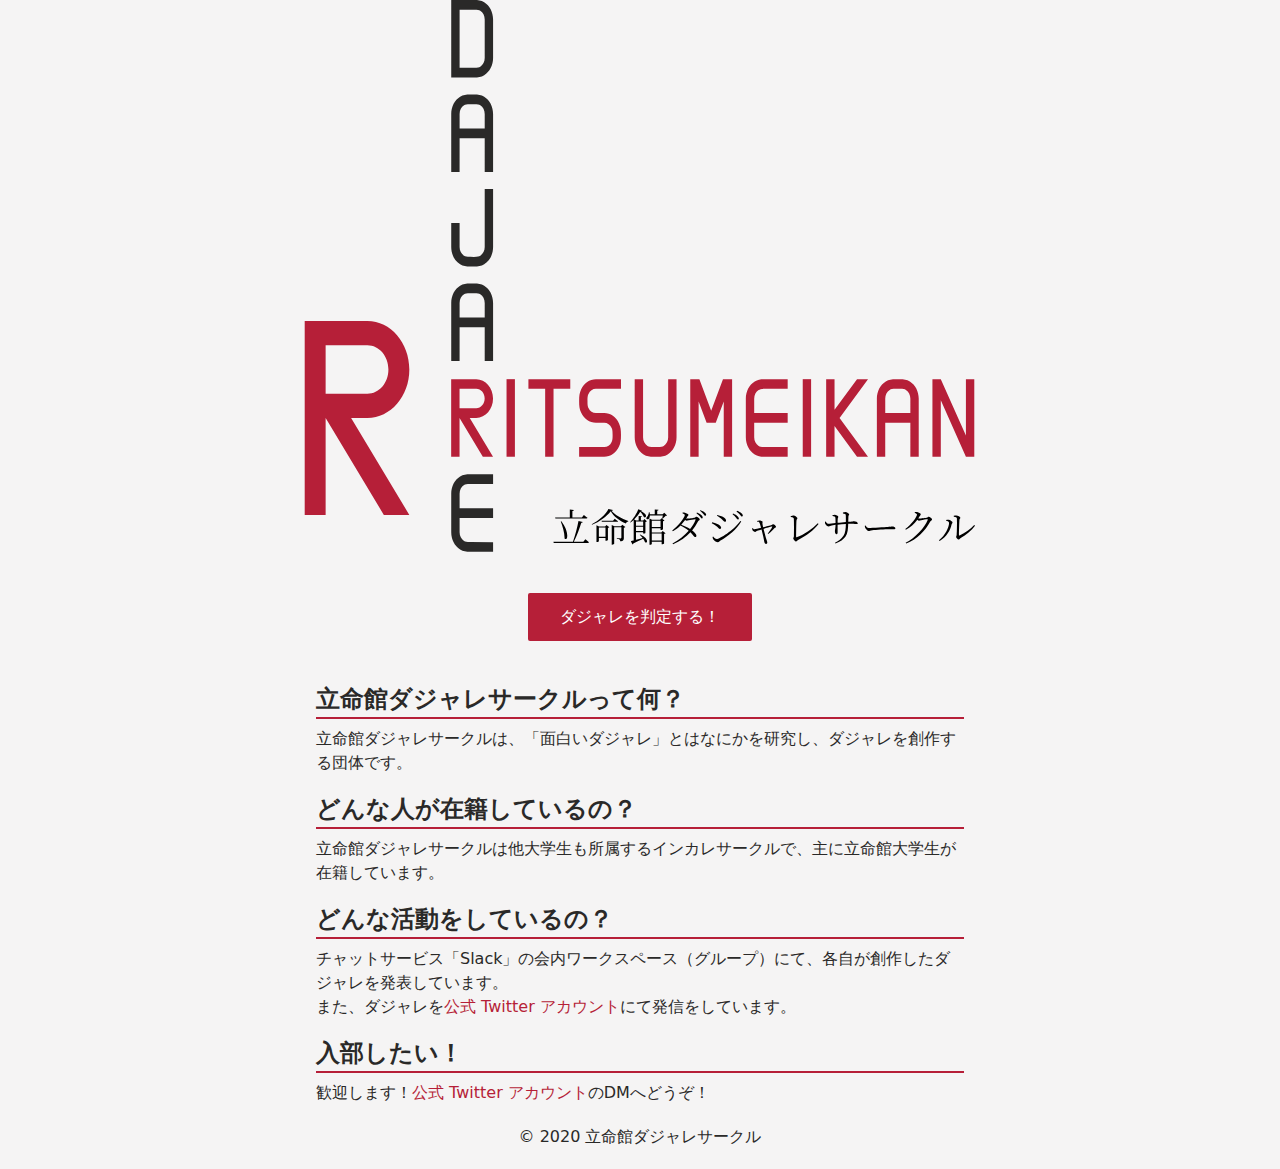
<file: index.html>
<!DOCTYPE html><html lang="ja"><head><meta charSet="UTF-8"/><link rel="shortcut icon" type="image/svg+xml" href="/favicon.svg"/><link rel="manifest" href="/manifest.json"/><meta name="theme-color" content="#B61F38"/><link rel="apple-touch-icon" href="/icons/icon-192x192.png"/><meta name="mobile-web-app-capable" content="yes"/><meta name="apple-mobile-web-app-capable" content="yes"/><meta name="apple-mobile-web-app-status-bar-style" content="black-translucent"/><meta name="apple-mobile-web-app-title" content="立命館ダジャレサークル"/><meta name="application-name" content="ダジャレ"/><meta name="viewport" content="width=device-width"/><meta charSet="utf-8"/><title>立命館ダジャレサークル</title><meta name="robots" content="index,follow"/><meta name="googlebot" content="index,follow"/><meta name="description" content="立命館ダジャレサークル公式 Web サイト"/><meta name="twitter:card" content="summary"/><meta name="twitter:site" content="@rits_dajare"/><meta name="twitter:creator" content="@rits_dajare"/><meta property="og:url" content="https://rits-dajare.github.io/"/><meta property="og:type" content="website"/><meta property="og:title" content="立命館ダジャレサークル"/><meta property="og:description" content="立命館ダジャレサークル公式 Web サイト"/><meta property="og:image" content="https://rits-dajare.github.io/ogp.png"/><meta property="og:image:alt" content="立命館ダジャレサークル"/><meta property="og:image:width" content="4096"/><meta property="og:image:height" content="4096"/><meta property="og:locale" content="ja_JP"/><meta property="og:site_name" content="立命館ダジャレサークル"/><link rel="canonical" href="https://rits-dajare.github.io/"/><link rel="preload" href="/_next/static/css/000c5c8341e205a3e1d7.css" as="style"/><link rel="stylesheet" href="/_next/static/css/000c5c8341e205a3e1d7.css" data-n-g=""/><noscript data-n-css="true"></noscript><link rel="preload" href="/_next/static/chunks/main-b12825a84a162322df9a.js" as="script"/><link rel="preload" href="/_next/static/chunks/webpack-e067438c4cf4ef2ef178.js" as="script"/><link rel="preload" href="/_next/static/chunks/framework.2113c6061a2f456066a1.js" as="script"/><link rel="preload" href="/_next/static/chunks/commons.62eef47992bd138a1c5f.js" as="script"/><link rel="preload" href="/_next/static/chunks/pages/_app-09109ecea5625f009be9.js" as="script"/><link rel="preload" href="/_next/static/chunks/c795983453634b2f6ae088c532f08ca6a132a62a.b533e2bd4ea02633ebe5.js" as="script"/><link rel="preload" href="/_next/static/chunks/pages/index-e6b39ef2f1f8ccc23255.js" as="script"/></head><body class="font-sans bg-off-white text-off-black"><div id="__next"><header class="max-w-2xl mx-auto"><svg viewBox="0 0 1440 1185" fill="none" xmlns="http://www.w3.org/2000/svg"><title>立命館ダジャレサークル</title><path d="M369.136 833.298C379.157 833.298 387.12 842.608 387.12 854.068C387.12 865.523 379.157 874.843 369.136 874.843H333.318V833.298H369.136ZM405.057 854.068C405.057 831.153 389.049 812.508 369.136 812.508H315.376V978.738H333.318V895.623L383.21 978.738H405.057L355.165 895.623H369.136C389.049 895.623 405.057 876.978 405.057 854.068Z" class="text-ritsumei fill-current"></path><path d="M434.013 978.738H451.946V812.508H434.013V978.738Z" class="text-ritsumei fill-current"></path><path d="M1068.72 978.738H1086.65V812.508H1068.72V978.738Z" class="text-ritsumei fill-current"></path><path d="M480.901 833.298H516.775V978.738H534.708V833.298H570.582V812.508H480.901V833.298Z" class="text-ritsumei fill-current"></path><path d="M593.741 834.588C590.163 842.383 589.555 848.503 589.555 859.258C589.555 870.028 590.163 876.138 593.741 883.943C599.991 897.558 611.972 906.013 625.528 906.013H643.271C650.181 906.013 656.089 910.243 659.218 917.063C660.725 920.368 661.299 922.498 661.299 931.988C661.299 941.468 660.725 943.613 659.218 946.913C656.089 953.728 650.181 957.958 643.271 957.958H589.555V978.738H643.271C656.827 978.738 668.804 970.283 675.053 956.668C678.631 948.853 679.24 942.753 679.24 931.988C679.24 921.238 678.631 915.113 675.053 907.313C668.804 893.693 656.832 885.243 643.271 885.243H625.528C618.618 885.243 612.705 880.998 609.581 874.188C608.066 870.893 607.492 868.758 607.492 859.258C607.492 849.783 608.066 847.643 609.581 844.333C612.705 837.528 618.618 833.298 625.528 833.298H679.24V812.508H625.528C611.972 812.508 599.991 820.963 593.741 834.588Z" class="text-ritsumei fill-current"></path><path d="M1185.06 812.508L1136.86 878.223V812.508H1118.92V978.738H1136.86V913.023L1185.06 978.738H1208.6L1147.64 895.623L1208.6 812.508H1185.06Z" class="text-ritsumei fill-current"></path><path d="M1418.39 812.508V933.398L1364.58 812.508H1346.65V978.738H1364.58V857.848L1418.39 978.738H1436.33V812.508H1418.39Z" class="text-ritsumei fill-current"></path><path d="M780.367 812.523V937.068C780.367 945.078 776.711 951.923 770.829 955.543C767.984 957.293 765.537 957.958 757.35 957.958L749.581 957.948C741.394 957.948 738.951 957.293 736.103 955.533C730.224 951.913 726.564 944.888 726.564 937.053C726.564 929.373 726.564 812.508 726.564 812.508H708.632V937.053C708.632 952.773 715.934 966.643 727.682 973.883C734.419 978.023 740.298 978.728 749.581 978.728L757.35 978.738C766.638 978.738 772.516 978.033 779.245 973.883C791.006 966.648 798.304 952.773 798.304 937.068V812.523H780.367Z" class="text-ritsumei fill-current"></path><path d="M974.243 835.718C977.087 833.968 979.534 833.303 987.722 833.303L1036.45 833.298V812.508L987.722 812.538C978.438 812.538 972.556 813.228 965.823 817.373C954.07 824.618 946.768 838.488 946.768 854.203V937.053C946.768 952.763 954.07 966.638 965.823 973.873C972.556 978.018 978.438 978.718 987.722 978.718L1036.45 978.738V957.958L987.722 957.948C979.534 957.948 977.087 957.283 974.243 955.533C968.361 951.903 964.705 944.888 964.705 937.053C964.705 935.358 964.705 906.013 964.705 906.013H1036.45V885.243H964.705C964.705 869.953 964.705 855.673 964.705 854.203C964.705 846.353 968.361 839.343 974.243 835.718" class="text-ritsumei fill-current"></path><path d="M1245.52 885.233V854.183C1245.52 846.178 1249.17 839.328 1255.06 835.708C1257.9 833.963 1260.35 833.298 1268.53 833.298L1276.3 833.303C1284.49 833.303 1286.93 833.968 1289.78 835.718C1295.66 839.338 1299.32 846.353 1299.32 854.193C1299.32 856.533 1299.32 869.003 1299.32 885.233H1245.52ZM1317.26 854.193C1317.26 838.483 1309.95 824.613 1298.2 817.368C1291.47 813.218 1285.59 812.523 1276.3 812.523L1268.53 812.508C1259.24 812.508 1253.36 813.213 1246.64 817.363C1234.88 824.613 1227.58 838.483 1227.58 854.183V978.728H1245.51L1245.52 906.003H1299.32C1299.32 940.258 1299.32 978.738 1299.32 978.738H1317.26V854.193Z" class="text-ritsumei fill-current"></path><path d="M917.372 812.508H897.821L872.542 879.948L847.251 812.508H827.7V978.738H845.632V860.338L862.762 906.013H882.313L899.443 860.338V978.738H917.372V812.508Z" class="text-ritsumei fill-current"></path><path d="M135.902 739.788C160.961 739.788 180.866 763.093 180.866 791.733C180.866 820.378 160.961 843.678 135.902 843.678H46.351V739.793L135.902 739.788ZM225.704 791.733C225.704 734.453 185.682 687.843 135.902 687.843H1.5127V1103.41H46.351V895.623H46.3596L171.09 1103.41H225.704L100.973 895.623H135.902C185.682 895.623 225.704 849.013 225.704 791.733" class="text-ritsumei fill-current"></path><path d="M387.24 529.546C387.24 537.56 383.583 544.407 377.698 548.033C374.854 549.783 372.41 550.447 364.222 550.447L356.452 550.437C348.264 550.437 345.819 549.773 342.976 548.02C337.088 544.397 333.431 537.382 333.431 529.539V477.727H315.497V529.539C315.497 545.255 322.796 559.131 334.554 566.377C341.286 570.516 347.162 571.22 356.452 571.22L364.222 571.23C373.509 571.23 379.385 570.529 386.12 566.38C397.875 559.141 405.177 545.265 405.177 529.546V405H387.24V529.546Z" class="text-off-black fill-current"></path><path d="M387.234 124.534C387.234 132.377 383.583 139.391 377.699 143.014C374.855 144.767 372.407 145.431 364.22 145.431L333.434 145.444V20.7825L364.22 20.7959C372.407 20.7959 374.855 21.4595 377.699 23.2123C383.583 26.8353 387.234 33.8499 387.234 41.6924C387.234 41.6924 387.234 122.848 387.234 124.534ZM386.114 4.86634C379.385 0.720564 373.504 0.0201077 364.22 0.0201077L315.497 9.85842e-06V166.23L364.22 166.213C373.504 166.213 379.385 165.509 386.114 161.37C397.874 154.124 405.173 140.249 405.173 124.534V41.6924C405.173 25.9773 397.874 12.1089 386.114 4.86634" class="text-off-black fill-current"></path><path d="M333.434 680.225V649.175C333.434 641.17 337.086 634.32 342.973 630.7C345.817 628.955 348.264 628.29 356.451 628.29L364.216 628.294C372.407 628.294 374.85 628.958 377.699 630.709C383.581 634.329 387.237 641.344 387.237 649.184C387.237 651.524 387.237 663.994 387.237 680.224L333.434 680.225ZM405.174 649.185C405.174 633.475 397.867 619.605 386.119 612.36C379.386 608.21 373.504 607.515 364.216 607.515L356.451 607.5C347.159 607.5 341.281 608.204 334.556 612.355C322.795 619.605 315.497 633.475 315.497 649.175V773.72H333.43L333.433 700.995H387.236C387.236 735.25 387.236 773.73 387.236 773.73H405.173V649.185" class="text-off-black fill-current"></path><path d="M333.434 275.224V244.174C333.434 236.169 337.086 229.319 342.973 225.699C345.817 223.954 348.264 223.289 356.451 223.289L364.216 223.294C372.407 223.294 374.85 223.959 377.699 225.709C383.581 229.329 387.237 236.344 387.237 244.184C387.237 246.524 387.237 258.994 387.237 275.224L333.434 275.224ZM405.174 244.184C405.174 228.474 397.867 214.604 386.119 207.359C379.386 203.209 373.504 202.514 364.216 202.514L356.451 202.5C347.159 202.5 341.281 203.204 334.556 207.355C322.795 214.605 315.497 228.475 315.497 244.175V368.72H333.43L333.433 295.995H387.236C387.236 330.25 387.236 368.73 387.236 368.73H405.173V244.185" class="text-off-black fill-current"></path><path d="M342.972 1039.46C345.817 1037.71 348.264 1037.04 356.451 1037.04L405.178 1037.04V1016.25L356.451 1016.28C347.168 1016.28 341.285 1016.97 334.552 1021.11C322.8 1028.36 315.497 1042.23 315.497 1057.94V1140.79C315.497 1156.5 322.8 1170.38 334.552 1177.61C341.285 1181.76 347.168 1182.46 356.451 1182.46L405.178 1182.48V1161.7L356.451 1161.69C348.264 1161.69 345.817 1161.02 342.972 1159.27C337.09 1155.64 333.434 1148.63 333.434 1140.79C333.434 1139.1 333.434 1109.75 333.434 1109.75H405.178V1088.98H333.434C333.434 1073.69 333.434 1059.41 333.434 1057.94C333.434 1050.09 337.09 1043.08 342.972 1039.46" class="text-off-black fill-current"></path><path d="M538.719 1111.03H605.202C606.364 1111.03 607.277 1110.62 607.526 1109.71C604.455 1107.13 599.641 1103.4 599.641 1103.4L595.491 1108.71H575.156V1094.85C577.148 1094.6 577.978 1093.77 578.144 1092.61L569.595 1091.69V1108.71H538.055L538.719 1111.03ZM550.173 1117.59C554.157 1127.72 558.639 1142.49 558.307 1153.7C564.864 1160.58 569.512 1140.91 551.501 1117.18L550.173 1117.59ZM598.562 1160.92H578.227C584.784 1148.22 590.843 1131.78 594.246 1120.41C596.155 1120.33 597.068 1119.58 597.4 1118.59L588.187 1116.18C585.697 1129.46 580.966 1147.55 576.318 1160.92H534.486L535.15 1163.32H608.439C609.684 1163.32 610.431 1162.91 610.68 1162C607.775 1159.26 602.878 1155.6 602.878 1155.6L598.562 1160.92ZM631.845 1150.21V1130.46H646.038V1150.21H631.845ZM645.291 1128.13H632.177L626.699 1125.56V1161.58H627.612C629.77 1161.58 631.845 1160.34 631.845 1159.84V1152.62H646.038V1158.84H646.868C648.611 1158.84 651.184 1157.6 651.267 1157.18V1131.2C652.595 1130.95 653.84 1130.29 654.338 1129.79L648.113 1124.98L645.291 1128.13ZM662.223 1115.93H637.572L638.236 1118.25H670.855C672.017 1118.25 672.681 1117.84 672.93 1116.93C670.274 1114.6 665.958 1111.37 665.958 1111.37L662.223 1115.93ZM679.321 1127.72H665.128L659.401 1125.06V1167.23H660.314C662.555 1167.23 664.713 1165.9 664.713 1165.32V1130.04H680.068V1152.04C680.068 1153.2 679.736 1153.7 678.491 1153.7C676.914 1153.7 670.44 1153.11 670.44 1153.11V1154.53C673.428 1154.86 675.171 1155.52 676.167 1156.27C677.08 1157.18 677.495 1158.43 677.578 1159.92C684.55 1159.26 685.38 1156.85 685.38 1152.7V1130.95C686.874 1130.7 688.202 1129.96 688.7 1129.46L681.894 1124.48L679.321 1127.72ZM652.263 1090.86C647.781 1101.74 630.932 1116.51 616.656 1123.4L617.154 1124.65C633.007 1118.5 649.358 1106.39 657.243 1095.6C663.468 1106.39 676.167 1116.18 689.779 1121.99C690.36 1120 692.352 1118.01 694.759 1117.59L694.925 1116.26C680.483 1111.53 666.29 1103.81 658.82 1094.68C660.895 1094.52 661.891 1094.02 662.057 1093.11L652.263 1090.86ZM726.714 1117.67V1126.47H711.442V1117.67H726.714ZM711.442 1137.84V1128.88H726.714V1137.84H711.442ZM719.493 1145.98C721.402 1147.89 723.643 1150.38 725.635 1153.03C720.572 1154.44 715.675 1155.77 711.442 1156.85V1140.33H726.714V1143.4H727.71C729.453 1143.4 731.445 1142.24 731.611 1141.91V1118.5C732.939 1118.25 734.101 1117.67 734.682 1117.01L729.37 1112.36L726.88 1115.27H721.9V1108.29C723.477 1108.05 724.058 1107.38 724.224 1106.39L717.086 1105.64V1115.27H711.774L707.458 1113.19C712.687 1107.96 717.335 1101.82 720.406 1096.59C724.141 1100.41 726.963 1104.81 728.208 1107.88C732.441 1111.37 738.749 1102.73 721.9 1095.68C723.311 1095.51 723.975 1095.01 724.224 1094.27L716.339 1091.28C713.517 1099.33 705.798 1111.95 698.826 1118.84L699.822 1119.67C702.063 1118.09 704.304 1116.26 706.462 1114.19V1158.18C703.972 1158.76 701.897 1159.26 700.403 1159.59L703.972 1166.56C704.802 1166.31 705.466 1165.57 705.715 1164.57C714.596 1160.58 721.485 1157.18 726.797 1154.61C728.54 1157.1 730.034 1159.67 730.781 1161.91C736.342 1165.65 739.911 1153.86 720.406 1145.31L719.493 1145.98ZM745.306 1158.18V1143.32H766.388V1158.18H745.306ZM764.064 1116.1V1129.54H745.306V1116.1H764.064ZM765.641 1140.83H745.306V1131.87H764.064V1135.85H764.811C766.554 1135.85 769.21 1134.61 769.293 1134.11V1116.84C770.704 1116.51 771.949 1115.93 772.447 1115.35L766.139 1110.54L763.234 1113.69H745.721L740.326 1111.03V1167.47H741.156C743.397 1167.47 745.306 1166.15 745.306 1165.48V1160.67H766.388V1166.31H767.218C768.961 1166.31 771.534 1165.07 771.617 1164.49V1143.98C773.028 1143.74 774.273 1143.15 774.771 1142.57L768.546 1137.76L765.641 1140.83ZM771.949 1098.5L768.546 1102.07H756.926V1094.52C758.752 1094.27 759.499 1093.52 759.665 1092.44L751.614 1091.61V1102.07H741.156C741.073 1100.66 740.824 1099.25 740.492 1097.67H738.998C739.081 1101.24 737.006 1105.64 735.263 1107.38C733.769 1108.54 732.939 1110.29 733.852 1111.78C734.931 1113.44 737.587 1112.86 738.915 1111.45C740.077 1110.12 740.99 1107.63 741.156 1104.48H768.961C768.463 1106.72 767.882 1109.37 767.467 1110.87L768.712 1111.37C770.538 1109.95 773.443 1107.22 775.103 1105.39C776.597 1105.31 777.51 1105.22 778.174 1104.56L771.949 1098.5ZM838.847 1114.11C836.606 1120.25 832.622 1126.97 827.31 1133.61C822.081 1130.29 815.026 1127.05 808.386 1124.48C811.374 1121.33 814.196 1117.92 816.769 1114.52C817.931 1115.35 819.01 1115.93 819.84 1115.93C821.002 1115.93 822.662 1115.35 824.405 1114.93C827.31 1114.27 835.029 1113.03 837.934 1112.78C838.847 1112.78 839.262 1113.03 838.847 1114.11ZM819.01 1111.37C819.84 1110.12 820.67 1108.79 821.417 1107.55C822.579 1105.39 823.824 1104.64 823.824 1103.23C823.824 1101.65 819.674 1099.25 816.354 1098.5C814.528 1098.09 812.868 1098.09 811.374 1098.17L810.959 1099.75C813.864 1100.99 816.022 1102.24 816.022 1103.73C816.022 1108.54 801.912 1127.55 789.13 1136.76L790.458 1138.51C796.268 1135.27 801.829 1130.95 806.809 1126.06C813.532 1129.13 819.342 1132.86 824.322 1137.26C815.275 1147.8 803.074 1157.76 789.628 1164.57L790.79 1166.48C806.228 1160.17 818.263 1151.45 828.057 1140.75C834.365 1147.22 835.859 1150.87 838.183 1150.79C839.926 1150.79 841.005 1149.63 840.922 1147.8C840.922 1144.65 836.689 1140.42 831.626 1136.6C836.357 1130.7 840.507 1124.4 844.242 1117.51C845.238 1115.43 848.06 1114.85 848.06 1113.27C848.06 1111.12 843.08 1107.55 841.005 1107.55C839.594 1107.55 839.096 1109.04 836.772 1109.46C834.531 1109.95 823.824 1111.37 819.84 1111.37H819.01ZM841.005 1099.75C844.574 1102.4 846.815 1104.89 848.475 1106.97C850.218 1109.04 851.214 1110.87 852.376 1110.87C853.621 1110.78 854.368 1110.04 854.368 1108.79C854.285 1107.05 853.455 1105.64 851.38 1103.73C849.305 1101.82 846.234 1099.99 842.084 1098.42L841.005 1099.75ZM848.143 1094.68C852.044 1097.34 853.87 1099.25 855.779 1101.32C857.605 1103.31 858.435 1105.22 859.846 1105.22C861.008 1105.14 861.755 1104.39 861.755 1103.07C861.755 1101.32 860.759 1099.75 858.518 1098C856.36 1096.43 853.455 1094.85 849.222 1093.35L848.143 1094.68ZM929.732 1113.36C930.894 1113.36 931.807 1112.61 931.807 1111.2C931.807 1109.62 930.977 1108.21 928.985 1106.14C926.993 1104.23 923.673 1102.32 919.44 1100.49L918.361 1101.99C921.847 1104.64 924.088 1107.38 925.914 1109.62C927.574 1111.7 928.404 1113.36 929.732 1113.36ZM938.364 1106.97C939.609 1106.97 940.356 1106.14 940.356 1104.81C940.356 1103.07 939.443 1101.57 937.368 1099.75C935.293 1098 932.056 1096.26 927.823 1094.68L926.827 1096.09C930.479 1098.92 932.471 1100.99 934.297 1103.07C936.123 1105.14 937.036 1106.97 938.364 1106.97ZM893.627 1111.2C898.026 1114.77 899.686 1118.09 902.01 1118.09C903.504 1118.09 904.417 1116.84 904.417 1115.35C904.417 1112.44 901.927 1109.71 896.283 1106.88C892.714 1105.39 888.979 1104.14 885.825 1103.31L884.912 1105.22C887.319 1106.47 890.805 1108.79 893.627 1111.2ZM884.414 1155.19C881.592 1155.19 879.019 1152.37 876.778 1149.71L875.45 1150.46C875.533 1151.7 876.28 1154.69 877.276 1156.02C879.102 1158.68 884.331 1162.16 886.904 1162.16C889.062 1162.16 889.975 1160 891.635 1159.01C909.978 1148.88 927.491 1134.36 936.953 1117.76L935.044 1116.51C920.104 1137.26 890.058 1155.19 884.414 1155.19ZM883.252 1127.38C887.568 1130.62 888.896 1133.61 891.469 1133.61C893.046 1133.61 893.876 1132.36 893.876 1131.04C893.876 1127.88 890.805 1124.89 885.742 1122.82C881.924 1121.33 878.853 1120.41 874.62 1119.33L873.79 1121.16C877.276 1122.99 880.098 1124.89 883.252 1127.38ZM970.856 1117.59C973.595 1117.92 975.255 1118.34 976.002 1120C976.998 1121.91 978.492 1127.3 979.488 1131.12C973.512 1132.61 966.872 1134.27 965.295 1134.19C963.469 1134.11 962.39 1132.61 961.311 1131.45L960.315 1131.95C960.481 1133.44 960.564 1134.77 960.896 1135.6C961.809 1137.51 964.88 1139.83 966.789 1139.83C968.2 1139.83 969.113 1138.42 971.52 1137.51C972.931 1137.01 976.832 1135.68 980.401 1134.61C982.393 1142.08 985.298 1154.77 986.294 1160.92C986.709 1163.57 987.954 1165.57 990.195 1165.57C992.021 1165.57 992.768 1164.49 992.768 1162.58C992.768 1161.33 991.855 1158.68 991.191 1156.77C989.863 1152.37 986.958 1141.74 984.8 1133.36C990.859 1131.62 999.574 1129.04 1002.48 1128.46C1003.31 1128.3 1003.64 1128.38 1003.23 1129.29C1001.57 1132.78 997.748 1138.67 993.598 1143.49L994.594 1144.4C1000.65 1140.17 1005.63 1134.52 1008.45 1131.53C1009.53 1130.46 1011.77 1130.29 1011.77 1129.04C1011.77 1127.22 1007.62 1123.32 1005.38 1123.32C1004.47 1123.32 1003.47 1124.65 1002.06 1125.06C999.491 1125.89 989.863 1128.46 983.97 1129.96C983.223 1126.89 982.559 1123.57 982.393 1122.24C982.227 1120.5 982.725 1119.5 982.642 1118.17C982.642 1116.76 978.409 1115.27 975.67 1115.27C973.927 1115.27 972.267 1115.85 970.607 1116.35L970.856 1117.59ZM1042.98 1107.96C1048.71 1108.88 1049.54 1110.04 1049.62 1111.45C1050.12 1117.67 1049.95 1143.4 1049.79 1148.47C1049.71 1151.54 1048.38 1152.62 1048.38 1153.78C1048.38 1155.6 1052.36 1160.17 1054.35 1160.17C1056.1 1160.17 1056.26 1158.18 1058.84 1156.93C1076.51 1148.47 1092.37 1136.76 1102.58 1123.07L1101 1121.49C1089.71 1133.44 1070.46 1146.64 1055.43 1151.45C1054.77 1151.62 1054.6 1151.37 1054.6 1150.71C1054.6 1143.07 1054.85 1120.33 1055.27 1115.76C1055.52 1113.11 1057.26 1112.11 1057.26 1110.7C1057.26 1108.71 1051.95 1104.89 1048.54 1104.89C1047.05 1104.89 1044.89 1105.64 1042.9 1106.39L1042.98 1107.96ZM1154.87 1100.16C1158.44 1100.66 1160.59 1101.07 1160.84 1102.82C1161.17 1106.05 1161.17 1111.2 1161.09 1118.67C1155.61 1119.25 1148.81 1119.91 1143.5 1120.41C1143.5 1116.76 1143.58 1113.44 1143.74 1111.95C1143.91 1109.29 1144.91 1109.21 1144.91 1107.46C1144.91 1105.22 1139.93 1102.9 1137.27 1102.9C1135.86 1102.9 1134.03 1103.31 1132.62 1103.81V1105.47C1136.11 1105.97 1138.02 1106.47 1138.43 1108.13C1138.93 1110.12 1139.01 1116.59 1139.01 1120.83C1134.03 1121.41 1126.07 1122.32 1122.91 1122.32C1120.84 1122.32 1119.34 1119.75 1117.85 1117.34L1116.35 1117.84C1116.27 1119.25 1116.44 1121.41 1116.85 1122.4C1117.68 1124.23 1121.09 1128.13 1123.16 1128.13C1124.99 1128.13 1126.81 1126.97 1128.97 1126.47C1131.46 1125.81 1134.78 1125.23 1139.01 1124.73C1138.85 1133.53 1137.69 1135.93 1137.69 1138.76C1137.69 1141.08 1138.93 1144.65 1141.09 1144.65C1142.83 1144.65 1143.5 1143.4 1143.5 1140.08C1143.5 1137.68 1143.41 1130.87 1143.5 1124.23C1148.72 1123.65 1155.12 1123.07 1161.09 1122.65C1161.01 1132.28 1160.1 1141.74 1156.03 1148.13C1151.46 1155.27 1144.24 1159.75 1137.77 1162.83L1138.93 1164.74C1149.06 1161.08 1156.44 1155.52 1160.1 1150.29C1165.49 1142.99 1165.82 1132.61 1166.15 1122.32C1168.73 1122.24 1171.13 1122.16 1173.21 1122.16C1179.43 1122.16 1182.51 1122.9 1184.5 1122.9C1185.99 1122.9 1186.57 1122.4 1186.57 1120.99C1186.57 1118.42 1182.01 1116.84 1178.69 1116.84C1176.86 1116.84 1176.03 1117.42 1166.24 1118.25C1166.32 1114.69 1166.49 1110.37 1166.57 1107.3C1166.74 1103.9 1168.23 1104.31 1168.23 1102.57C1168.23 1100.74 1163.66 1097.34 1159.85 1097.34C1158.35 1097.34 1156.61 1097.84 1154.87 1098.42V1100.16ZM1201.76 1126.39C1201.84 1128.05 1201.93 1129.46 1202.51 1131.04C1203.67 1133.86 1207.57 1137.93 1209.9 1137.93C1212.3 1137.93 1213.22 1136.68 1217.95 1136.18C1224.17 1135.44 1247.49 1134.19 1252.72 1134.19C1257.79 1134.19 1260.69 1134.36 1263.6 1134.36C1266.42 1134.36 1267.25 1133.44 1267.25 1131.95C1267.25 1129.71 1263.51 1128.3 1260.36 1128.3C1258.2 1128.3 1255.88 1128.8 1250.32 1129.21C1246.5 1129.38 1217.45 1131.29 1210.06 1131.29C1206.58 1131.29 1205.25 1128.71 1203.42 1125.89L1201.76 1126.39ZM1308.58 1098.58C1311.49 1099.83 1313.65 1101.16 1313.65 1102.57C1313.65 1107.38 1301.44 1124.31 1288.5 1133.61L1289.74 1135.35C1299.45 1130.04 1307.75 1122.57 1314.31 1113.77C1315.64 1114.93 1316.97 1115.76 1317.88 1115.76C1319.04 1115.76 1320.78 1115.1 1322.53 1114.69C1325.51 1114.11 1333.98 1112.78 1335.81 1112.78C1336.55 1112.78 1336.89 1113.03 1336.47 1114.02C1330 1130.46 1310.49 1151.87 1289.16 1162.99L1290.41 1164.82C1313.81 1155.11 1330.66 1138.01 1342.03 1117.34C1343.19 1115.18 1345.93 1114.69 1345.93 1113.03C1345.93 1110.87 1340.7 1107.46 1338.71 1107.46C1337.3 1107.46 1336.72 1108.88 1334.48 1109.37C1332.15 1109.79 1321.95 1110.95 1317.96 1110.95C1317.46 1110.95 1316.97 1110.95 1316.38 1110.87C1317.38 1109.46 1318.29 1107.88 1319.21 1106.39C1320.45 1104.31 1321.61 1103.48 1321.61 1102.07C1321.61 1100.58 1317.21 1098.09 1313.98 1097.34C1312.15 1097.01 1310.49 1097.01 1309 1097.01L1308.58 1098.58ZM1392.47 1107.13C1396.71 1107.55 1398.95 1108.29 1399.03 1110.37C1399.53 1118.34 1399.03 1140.66 1398.62 1145.4C1398.37 1148.72 1397.45 1149.13 1397.45 1150.71C1397.45 1152.28 1400.77 1156.27 1402.6 1156.27C1404.26 1156.27 1405.34 1153.94 1407.25 1152.78C1418.62 1146.39 1430.74 1136.68 1437.87 1126.47L1436.13 1125.06C1428.41 1133.44 1416.88 1142.32 1404.84 1147.47C1404.01 1147.72 1403.51 1147.55 1403.51 1146.39C1403.51 1140.17 1404.18 1117.59 1404.59 1113.77C1404.84 1111.2 1406.5 1111.2 1406.5 1109.37C1406.5 1107.38 1401.11 1104.39 1397.79 1104.39C1395.88 1104.39 1394.47 1104.64 1392.31 1105.39L1392.47 1107.13ZM1382.26 1120.08C1382.26 1130.12 1373.88 1147.39 1360.68 1157.68L1362.1 1159.42C1377.2 1149.96 1384.92 1136.68 1387.66 1123.98C1388.07 1121.91 1389.65 1121.33 1389.65 1119.58C1389.65 1117.09 1383.76 1113.94 1380.85 1113.69C1379.03 1113.52 1377.28 1113.94 1376.04 1114.27V1116.01C1378.03 1116.51 1382.26 1117.51 1382.26 1120.08Z" class="text-black fill-current"></path></svg></header><div class="max-w-2xl mx-auto flex flex-col px-3 "><main class="flex-grow"><section><p class="text-center my-10"><a class="inline-block bg-ritsumei text-white py-3 px-8 rounded-sm hover:shadow-lg duration-200 transition-shadow" href="/judge">ダジャレを判定する！</a></p></section><h2 class="border-b-2 border-ritsumei text-2xl font-bold mt-4 mb-2">立命館ダジャレサークルって何？</h2><p>立命館ダジャレサークルは、「面白いダジャレ」とはなにかを研究し、ダジャレを創作する団体です。</p><h2 class="border-b-2 border-ritsumei text-2xl font-bold mt-4 mb-2">どんな人が在籍しているの？</h2><p>立命館ダジャレサークルは他大学生も所属するインカレサークルで、主に立命館大学生が在籍しています。</p><h2 class="border-b-2 border-ritsumei text-2xl font-bold mt-4 mb-2">どんな活動をしているの？</h2><p>チャットサービス「Slack」の会内ワークスペース（グループ）にて、各自が創作したダジャレを発表しています。</p><p>また、ダジャレを<a class="text-ritsumei hover:underline focus:underline cursor-pointer" href="https://twitter.com/rits_dajare">公式 Twitter アカウント</a>にて発信をしています。</p><h2 class="border-b-2 border-ritsumei text-2xl font-bold mt-4 mb-2">入部したい！</h2><p>歓迎します！<a class="text-ritsumei hover:underline focus:underline cursor-pointer" href="https://twitter.com/rits_dajare">公式 Twitter アカウント</a>のDMへどうぞ！</p></main><footer class="text-center text-off-black my-5">© 2020 立命館ダジャレサークル</footer></div></div><script id="__NEXT_DATA__" type="application/json">{"props":{"pageProps":{}},"page":"/","query":{},"buildId":"5v74Ob8J1LlE3K891NskN","nextExport":true,"autoExport":true,"isFallback":false,"head":[["meta",{"name":"viewport","content":"width=device-width"}],["meta",{"charSet":"utf-8"}],["title",{"children":"立命館ダジャレサークル"}],["meta",{"name":"robots","content":"index,follow"}],["meta",{"name":"googlebot","content":"index,follow"}],["meta",{"name":"description","content":"立命館ダジャレサークル公式 Web サイト"}],["meta",{"name":"twitter:card","content":"summary"}],["meta",{"name":"twitter:site","content":"@rits_dajare"}],["meta",{"name":"twitter:creator","content":"@rits_dajare"}],["meta",{"property":"og:url","content":"https://rits-dajare.github.io/"}],["meta",{"property":"og:type","content":"website"}],["meta",{"property":"og:title","content":"立命館ダジャレサークル"}],["meta",{"property":"og:description","content":"立命館ダジャレサークル公式 Web サイト"}],["meta",{"property":"og:image","content":"https://rits-dajare.github.io/ogp.png"}],["meta",{"property":"og:image:alt","content":"立命館ダジャレサークル"}],["meta",{"property":"og:image:width","content":"4096"}],["meta",{"property":"og:image:height","content":"4096"}],["meta",{"property":"og:locale","content":"ja_JP"}],["meta",{"property":"og:site_name","content":"立命館ダジャレサークル"}],["link",{"rel":"canonical","href":"https://rits-dajare.github.io/"}]]}</script><script nomodule="" src="/_next/static/chunks/polyfills-a98cee78eb8282e29fb6.js"></script><script src="/_next/static/chunks/main-b12825a84a162322df9a.js" async=""></script><script src="/_next/static/chunks/webpack-e067438c4cf4ef2ef178.js" async=""></script><script src="/_next/static/chunks/framework.2113c6061a2f456066a1.js" async=""></script><script src="/_next/static/chunks/commons.62eef47992bd138a1c5f.js" async=""></script><script src="/_next/static/chunks/pages/_app-09109ecea5625f009be9.js" async=""></script><script src="/_next/static/chunks/c795983453634b2f6ae088c532f08ca6a132a62a.b533e2bd4ea02633ebe5.js" async=""></script><script src="/_next/static/chunks/pages/index-e6b39ef2f1f8ccc23255.js" async=""></script><script src="/_next/static/5v74Ob8J1LlE3K891NskN/_buildManifest.js" async=""></script><script src="/_next/static/5v74Ob8J1LlE3K891NskN/_ssgManifest.js" async=""></script></body></html>
</file>
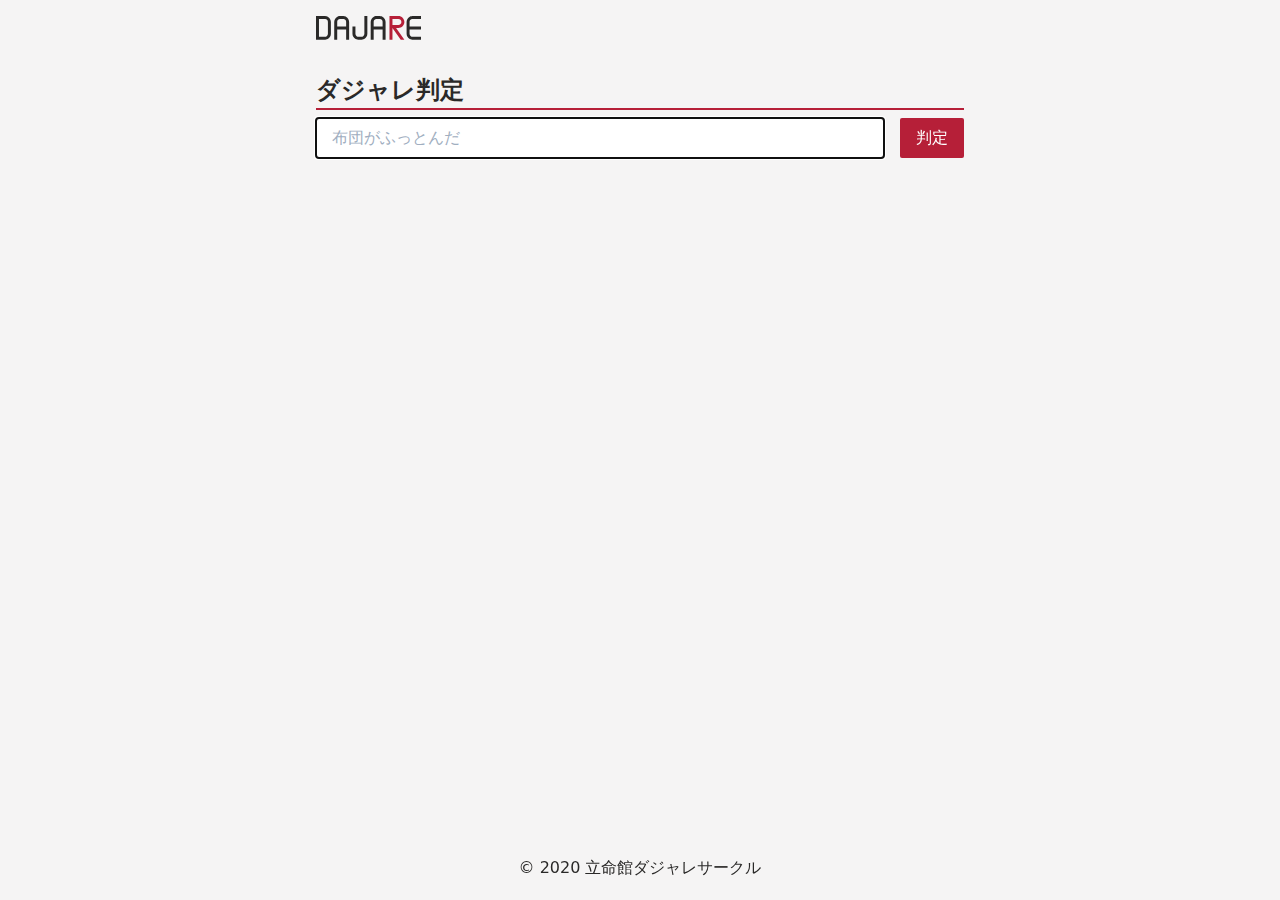
<file: judge.html>
<!DOCTYPE html><html lang="ja"><head><meta charSet="UTF-8"/><link rel="shortcut icon" type="image/svg+xml" href="/favicon.svg"/><link rel="manifest" href="/manifest.json"/><meta name="theme-color" content="#B61F38"/><link rel="apple-touch-icon" href="/icons/icon-192x192.png"/><meta name="mobile-web-app-capable" content="yes"/><meta name="apple-mobile-web-app-capable" content="yes"/><meta name="apple-mobile-web-app-status-bar-style" content="black-translucent"/><meta name="apple-mobile-web-app-title" content="立命館ダジャレサークル"/><meta name="application-name" content="ダジャレ"/><meta name="viewport" content="width=device-width"/><meta charSet="utf-8"/><title>ダジャレ判定 | 立命館ダジャレサークル</title><meta name="robots" content="index,follow"/><meta name="googlebot" content="index,follow"/><meta name="description" content="ダジャレスコアを判定します"/><meta name="twitter:card" content="summary"/><meta name="twitter:site" content="@rits_dajare"/><meta name="twitter:creator" content="@rits_dajare"/><meta property="og:url" content="https://rits-dajare.github.io/judge"/><meta property="og:type" content="website"/><meta property="og:title" content="ダジャレ判定 | 立命館ダジャレサークル"/><meta property="og:description" content="ダジャレスコアを判定します"/><meta property="og:image" content="https://rits-dajare.github.io/ogp.png"/><meta property="og:image:alt" content="立命館ダジャレサークル"/><meta property="og:image:width" content="4096"/><meta property="og:image:height" content="4096"/><meta property="og:locale" content="ja_JP"/><meta property="og:site_name" content="ダジャレ判定 | 立命館ダジャレサークル"/><link rel="canonical" href="https://rits-dajare.github.io/judge"/><link rel="preload" href="/_next/static/css/000c5c8341e205a3e1d7.css" as="style"/><link rel="stylesheet" href="/_next/static/css/000c5c8341e205a3e1d7.css" data-n-g=""/><noscript data-n-css="true"></noscript><link rel="preload" href="/_next/static/chunks/main-b12825a84a162322df9a.js" as="script"/><link rel="preload" href="/_next/static/chunks/webpack-e067438c4cf4ef2ef178.js" as="script"/><link rel="preload" href="/_next/static/chunks/framework.2113c6061a2f456066a1.js" as="script"/><link rel="preload" href="/_next/static/chunks/commons.62eef47992bd138a1c5f.js" as="script"/><link rel="preload" href="/_next/static/chunks/pages/_app-09109ecea5625f009be9.js" as="script"/><link rel="preload" href="/_next/static/chunks/c795983453634b2f6ae088c532f08ca6a132a62a.b533e2bd4ea02633ebe5.js" as="script"/><link rel="preload" href="/_next/static/chunks/pages/judge-c878fcc662e4c2110d03.js" as="script"/></head><body class="font-sans bg-off-white text-off-black"><div id="__next"><div class="max-w-2xl mx-auto flex flex-col px-3 min-h-screen"><header><a href="/"><svg viewBox="0 0 400 91" xmlns="http://www.w3.org/2000/svg" class="h-6 my-4"><title>立命館ダジャレサークル</title><path d="M45.1581 67.666C45.1581 71.9271 42.8603 75.7401 39.1541 77.7106C37.3685 78.6638 35.8248 79.0195 30.6674 79.0195L11.2895 79.0266V11.2895L30.6674 11.2966C35.8248 11.2966 37.3685 11.6594 39.1541 12.6127C42.8603 14.5832 45.1581 18.389 45.1581 22.6502C45.1581 22.6502 45.1581 66.7483 45.1581 67.666ZM44.4538 2.6392C40.214 0.391256 36.5149 0.00711375 30.6674 0.00711375L0 0V90.3232L30.6674 90.3161C36.5149 90.3161 40.214 89.932 44.4538 87.684C51.8592 83.743 56.4476 76.2096 56.4476 67.666V22.6502C56.4476 14.1137 51.8592 6.58021 44.4538 2.6392Z" class="text-off-black fill-current"></path><path d="M114.296 39.5097H80.427V22.6431C80.427 18.2894 82.7247 14.569 86.431 12.5984C88.2166 11.6523 89.7602 11.2895 94.9106 11.2895L99.8048 11.2966C104.955 11.2966 106.492 11.6523 108.292 12.6056C111.991 14.5761 114.296 18.389 114.296 22.6431V39.5097ZM113.591 2.6392C109.351 0.384141 105.652 0.00711375 99.8048 0.00711375L94.9106 0C89.0631 0 85.3639 0.377027 81.1313 2.63209C73.7259 6.56599 69.1375 14.1066 69.1375 22.6431L69.1304 90.3232H80.427V50.7993H114.296C114.296 69.4088 114.296 90.3232 114.296 90.3232H125.585V22.6431C125.585 14.1066 120.982 6.5731 113.591 2.6392Z" class="text-off-black fill-current"></path><path d="M183.427 67.6731C183.427 72.0267 181.129 75.7472 177.423 77.7177C175.63 78.6638 174.093 79.0266 168.943 79.0266L164.049 79.0195C158.891 79.0195 157.355 78.6638 155.562 77.7106C151.863 75.7401 149.558 71.9271 149.558 67.666V39.5169H138.269V67.666C138.269 76.2096 142.864 83.743 150.262 87.684C154.502 89.932 158.201 90.3161 164.049 90.3161L168.943 90.3232C174.783 90.3232 178.483 89.9391 182.722 87.684C190.121 83.7501 194.716 76.2096 194.716 67.6731V0H183.427V67.6731Z" class="text-off-black fill-current"></path><path d="M252.564 39.5097H218.696V22.6431C218.696 18.2894 220.993 14.569 224.7 12.5984C226.485 11.6523 228.029 11.2895 233.179 11.2895L238.073 11.2966C243.224 11.2966 244.76 11.6523 246.56 12.6056C250.259 14.5761 252.564 18.389 252.564 22.6431V39.5097ZM251.86 2.6392C247.62 0.384141 243.921 0.00711375 238.073 0.00711375L233.179 0C227.332 0 223.632 0.377027 219.4 2.63209C211.994 6.56599 207.406 14.1066 207.406 22.6431L207.399 90.3232H218.696V50.7993H252.564C252.564 69.4088 252.564 90.3232 252.564 90.3232H263.854V22.6431C263.854 14.1066 259.251 6.5731 251.86 2.6392Z" class="text-off-black fill-current"></path><path d="M289.938 11.2895H312.489C318.792 11.2895 323.807 16.3545 323.807 22.579C323.807 28.8036 318.792 33.8685 312.489 33.8685H289.938V11.2895ZM312.489 45.1581C325.016 45.1581 335.097 35.0281 335.097 22.579C335.097 10.1229 325.016 0 312.489 0H278.649V90.3232H289.938V45.1581L321.346 90.3232H335.097L303.689 45.1581H312.489Z" class="text-ritsumei fill-current"></path><path d="M355.546 2.6392C348.155 6.5731 343.552 14.1137 343.552 22.6502V67.666C343.552 76.2096 348.155 83.743 355.546 87.684C359.786 89.932 363.492 90.3161 369.332 90.3161L400 90.3232V79.0337L369.332 79.0195C364.182 79.0195 362.638 78.6638 360.846 77.7106C357.146 75.7401 354.849 71.9271 354.849 67.666C354.849 66.7483 354.849 50.8064 354.849 50.8064H400V39.5169H354.849V22.6502C354.849 18.389 357.146 14.5832 360.846 12.6127C362.638 11.6594 364.182 11.2966 369.332 11.2966L400 11.2895V0L369.332 0.00711375C363.492 0.00711375 359.786 0.391256 355.546 2.6392Z" class="text-off-black fill-current"></path></svg></a></header><main class="flex-grow"><h2 class="border-b-2 border-ritsumei text-2xl font-bold mt-4 mb-2">ダジャレ判定</h2><form class="flex gap-4"><input type="text" name="dajare" id="input-dajare" class="flex-grow px-4 py-2 rounded-sm" value="" placeholder="布団がふっとんだ" required="" minLength="4" autofocus=""/><button type="submit" class="px-4 py-2 bg-ritsumei text-white rounded-sm">判定</button></form></main><footer class="text-center text-off-black my-5">© 2020 立命館ダジャレサークル</footer></div></div><script id="__NEXT_DATA__" type="application/json">{"props":{"pageProps":{}},"page":"/judge","query":{},"buildId":"5v74Ob8J1LlE3K891NskN","nextExport":true,"autoExport":true,"isFallback":false,"head":[["meta",{"name":"viewport","content":"width=device-width"}],["meta",{"charSet":"utf-8"}],["title",{"children":"ダジャレ判定 | 立命館ダジャレサークル"}],["meta",{"name":"robots","content":"index,follow"}],["meta",{"name":"googlebot","content":"index,follow"}],["meta",{"name":"description","content":"ダジャレスコアを判定します"}],["meta",{"name":"twitter:card","content":"summary"}],["meta",{"name":"twitter:site","content":"@rits_dajare"}],["meta",{"name":"twitter:creator","content":"@rits_dajare"}],["meta",{"property":"og:url","content":"https://rits-dajare.github.io/judge"}],["meta",{"property":"og:type","content":"website"}],["meta",{"property":"og:title","content":"ダジャレ判定 | 立命館ダジャレサークル"}],["meta",{"property":"og:description","content":"ダジャレスコアを判定します"}],["meta",{"property":"og:image","content":"https://rits-dajare.github.io/ogp.png"}],["meta",{"property":"og:image:alt","content":"立命館ダジャレサークル"}],["meta",{"property":"og:image:width","content":"4096"}],["meta",{"property":"og:image:height","content":"4096"}],["meta",{"property":"og:locale","content":"ja_JP"}],["meta",{"property":"og:site_name","content":"ダジャレ判定 | 立命館ダジャレサークル"}],["link",{"rel":"canonical","href":"https://rits-dajare.github.io/judge"}]]}</script><script nomodule="" src="/_next/static/chunks/polyfills-a98cee78eb8282e29fb6.js"></script><script src="/_next/static/chunks/main-b12825a84a162322df9a.js" async=""></script><script src="/_next/static/chunks/webpack-e067438c4cf4ef2ef178.js" async=""></script><script src="/_next/static/chunks/framework.2113c6061a2f456066a1.js" async=""></script><script src="/_next/static/chunks/commons.62eef47992bd138a1c5f.js" async=""></script><script src="/_next/static/chunks/pages/_app-09109ecea5625f009be9.js" async=""></script><script src="/_next/static/chunks/c795983453634b2f6ae088c532f08ca6a132a62a.b533e2bd4ea02633ebe5.js" async=""></script><script src="/_next/static/chunks/pages/judge-c878fcc662e4c2110d03.js" async=""></script><script src="/_next/static/5v74Ob8J1LlE3K891NskN/_buildManifest.js" async=""></script><script src="/_next/static/5v74Ob8J1LlE3K891NskN/_ssgManifest.js" async=""></script></body></html>
</file>
<file: _next/static/css/000c5c8341e205a3e1d7.css>
/*! normalize.css v8.0.1 | MIT License | github.com/necolas/normalize.css */html{line-height:1.15;-webkit-text-size-adjust:100%}body{margin:0}main{display:block}h1{font-size:2em;margin:.67em 0}hr{box-sizing:content-box;height:0;overflow:visible}pre{font-family:monospace,monospace;font-size:1em}a{background-color:transparent}abbr[title]{border-bottom:none;text-decoration:underline;-webkit-text-decoration:underline dotted;text-decoration:underline dotted}b,strong{font-weight:bolder}code,kbd,samp{font-family:monospace,monospace;font-size:1em}small{font-size:80%}sub,sup{font-size:75%;line-height:0;position:relative;vertical-align:baseline}sub{bottom:-.25em}sup{top:-.5em}img{border-style:none}button,input,optgroup,select,textarea{font-family:inherit;font-size:100%;line-height:1.15;margin:0}button,input{overflow:visible}button,select{text-transform:none}[type=button],[type=reset],[type=submit],button{-webkit-appearance:button}[type=button]::-moz-focus-inner,[type=reset]::-moz-focus-inner,[type=submit]::-moz-focus-inner,button::-moz-focus-inner{border-style:none;padding:0}[type=button]:-moz-focusring,[type=reset]:-moz-focusring,[type=submit]:-moz-focusring,button:-moz-focusring{outline:1px dotted ButtonText}fieldset{padding:.35em .75em .625em}legend{box-sizing:border-box;color:inherit;display:table;max-width:100%;padding:0;white-space:normal}progress{vertical-align:baseline}textarea{overflow:auto}[type=checkbox],[type=radio]{box-sizing:border-box;padding:0}[type=number]::-webkit-inner-spin-button,[type=number]::-webkit-outer-spin-button{height:auto}[type=search]{-webkit-appearance:textfield;outline-offset:-2px}[type=search]::-webkit-search-decoration{-webkit-appearance:none}::-webkit-file-upload-button{-webkit-appearance:button;font:inherit}details{display:block}summary{display:list-item}template{display:none}[hidden]{display:none}blockquote,dd,dl,figure,h1,h2,h3,h4,h5,h6,hr,p,pre{margin:0}button{background-color:transparent;background-image:none}button:focus{outline:1px dotted;outline:5px auto -webkit-focus-ring-color}fieldset,ol,ul{margin:0;padding:0}ol,ul{list-style:none}html{font-family:system-ui,-apple-system,BlinkMacSystemFont,Segoe UI,Roboto,Helvetica Neue,Arial,Noto Sans,sans-serif,Apple Color Emoji,Segoe UI Emoji,Segoe UI Symbol,Noto Color Emoji;line-height:1.5}*,:after,:before{box-sizing:border-box;border:0 solid #e2e8f0}hr{border-top-width:1px}img{border-style:solid}textarea{resize:vertical}input::-moz-placeholder,textarea::-moz-placeholder{color:#a0aec0}input:-ms-input-placeholder,textarea:-ms-input-placeholder{color:#a0aec0}input::placeholder,textarea::placeholder{color:#a0aec0}[role=button],button{cursor:pointer}table{border-collapse:collapse}h1,h2,h3,h4,h5,h6{font-size:inherit;font-weight:inherit}a{color:inherit;text-decoration:inherit}button,input,optgroup,select,textarea{padding:0;line-height:inherit;color:inherit}code,kbd,pre,samp{font-family:Menlo,Monaco,Consolas,Liberation Mono,Courier New,monospace}audio,canvas,embed,iframe,img,object,svg,video{display:block;vertical-align:middle}img,video{max-width:100%;height:auto}.container{width:100%}@media (min-width:640px){.container{max-width:640px}}@media (min-width:768px){.container{max-width:768px}}@media (min-width:1024px){.container{max-width:1024px}}@media (min-width:1280px){.container{max-width:1280px}}.bg-white{--bg-opacity:1;background-color:#fff;background-color:rgba(255,255,255,var(--bg-opacity))}.bg-off-white{--bg-opacity:1;background-color:#f5f4f4;background-color:rgba(245,244,244,var(--bg-opacity))}.bg-ritsumei{--bg-opacity:1;background-color:#b61f38;background-color:rgba(182,31,56,var(--bg-opacity))}.bg-twitter{--bg-opacity:1;background-color:#1da1f2;background-color:rgba(29,161,242,var(--bg-opacity))}.border-ritsumei{--border-opacity:1;border-color:#b61f38;border-color:rgba(182,31,56,var(--border-opacity))}.rounded-sm{border-radius:.125rem}.rounded{border-radius:.25rem}.border{border-width:1px}.border-b-2{border-bottom-width:2px}.cursor-pointer{cursor:pointer}.inline-block{display:inline-block}.flex{display:flex}.table{display:table}.flex-col{flex-direction:column}.flex-grow{flex-grow:1}.font-sans{font-family:system-ui,-apple-system,BlinkMacSystemFont,Segoe UI,Roboto,Helvetica Neue,Arial,Noto Sans,sans-serif,Apple Color Emoji,Segoe UI Emoji,Segoe UI Symbol,Noto Color Emoji}.font-mono{font-family:Menlo,Monaco,Consolas,Liberation Mono,Courier New,monospace}.font-bold{font-weight:700}.h-6{height:1.5rem}.text-2xl{font-size:1.5rem}.m-6{margin:1.5rem}.my-4{margin-top:1rem;margin-bottom:1rem}.my-5{margin-top:1.25rem;margin-bottom:1.25rem}.my-10{margin-top:2.5rem;margin-bottom:2.5rem}.mx-auto{margin-left:auto;margin-right:auto}.mb-2{margin-bottom:.5rem}.mt-4{margin-top:1rem}.mb-5{margin-bottom:1.25rem}.max-w-2xl{max-width:42rem}.min-h-screen{min-height:calc(var(--vh, 1vh)*100)}.p-5{padding:1.25rem}.py-2{padding-top:.5rem;padding-bottom:.5rem}.py-3{padding-top:.75rem;padding-bottom:.75rem}.px-3{padding-left:.75rem;padding-right:.75rem}.px-4{padding-left:1rem;padding-right:1rem}.px-8{padding-left:2rem;padding-right:2rem}.static{position:static}.resize{resize:both}.hover\:shadow-lg:hover{box-shadow:0 10px 15px -3px rgba(0,0,0,.1),0 4px 6px -2px rgba(0,0,0,.05)}.fill-current{fill:currentColor}.text-center{text-align:center}.text-black{--text-opacity:1;color:#000;color:rgba(0,0,0,var(--text-opacity))}.text-white{--text-opacity:1;color:#fff;color:rgba(255,255,255,var(--text-opacity))}.text-off-black{--text-opacity:1;color:#2a2928;color:rgba(42,41,40,var(--text-opacity))}.text-ritsumei{--text-opacity:1;color:#b61f38;color:rgba(182,31,56,var(--text-opacity))}.hover\:underline:hover{text-decoration:underline}.focus\:underline:focus{text-decoration:underline}.gap-4{grid-gap:1rem;gap:1rem}.transition-shadow{transition-property:box-shadow}.duration-200{transition-duration:.2s}@-webkit-keyframes spin{to{transform:rotate(1turn)}}@keyframes spin{to{transform:rotate(1turn)}}@-webkit-keyframes ping{75%,to{transform:scale(2);opacity:0}}@keyframes ping{75%,to{transform:scale(2);opacity:0}}@-webkit-keyframes pulse{50%{opacity:.5}}@keyframes pulse{50%{opacity:.5}}@-webkit-keyframes bounce{0%,to{transform:translateY(-25%);-webkit-animation-timing-function:cubic-bezier(.8,0,1,1);animation-timing-function:cubic-bezier(.8,0,1,1)}50%{transform:none;-webkit-animation-timing-function:cubic-bezier(0,0,.2,1);animation-timing-function:cubic-bezier(0,0,.2,1)}}@keyframes bounce{0%,to{transform:translateY(-25%);-webkit-animation-timing-function:cubic-bezier(.8,0,1,1);animation-timing-function:cubic-bezier(.8,0,1,1)}50%{transform:none;-webkit-animation-timing-function:cubic-bezier(0,0,.2,1);animation-timing-function:cubic-bezier(0,0,.2,1)}}#__next,body,html{min-height:calc(var(--vh, 1vh)*100)}@media (min-width:640px){.sm\:container{width:100%}@media (min-width:640px){.sm\:container{max-width:640px}}@media (min-width:768px){.sm\:container{max-width:768px}}@media (min-width:1024px){.sm\:container{max-width:1024px}}@media (min-width:1280px){.sm\:container{max-width:1280px}}}@media (min-width:768px){.md\:container{width:100%}@media (min-width:640px){.md\:container{max-width:640px}}@media (min-width:768px){.md\:container{max-width:768px}}@media (min-width:1024px){.md\:container{max-width:1024px}}@media (min-width:1280px){.md\:container{max-width:1280px}}}@media (min-width:1024px){.lg\:container{width:100%}@media (min-width:640px){.lg\:container{max-width:640px}}@media (min-width:768px){.lg\:container{max-width:768px}}@media (min-width:1024px){.lg\:container{max-width:1024px}}@media (min-width:1280px){.lg\:container{max-width:1280px}}}@media (min-width:1280px){.xl\:container{width:100%}@media (min-width:640px){.xl\:container{max-width:640px}}@media (min-width:768px){.xl\:container{max-width:768px}}@media (min-width:1024px){.xl\:container{max-width:1024px}}@media (min-width:1280px){.xl\:container{max-width:1280px}}}
</file>
